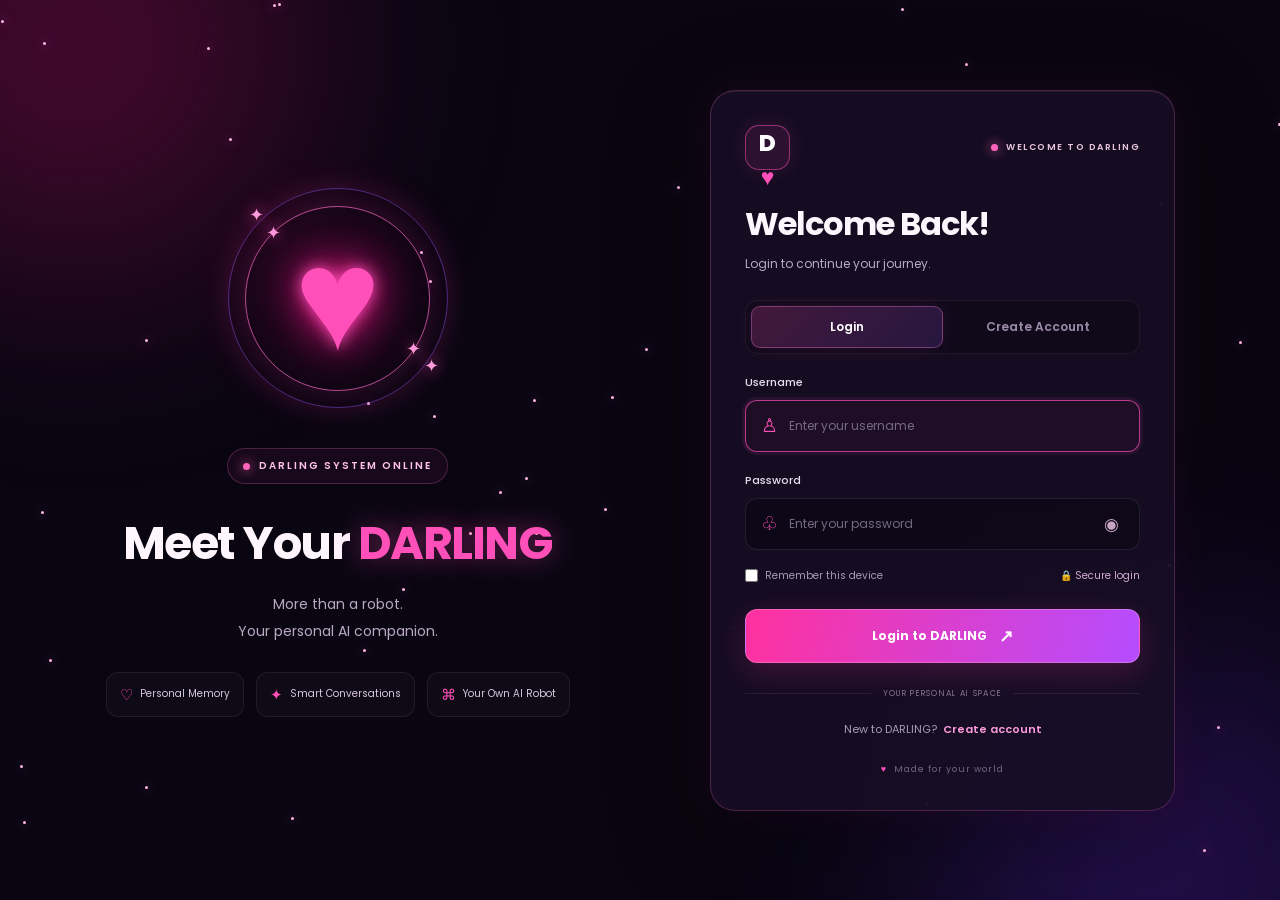
<file: frontend/index.html>
<!DOCTYPE html>
<html lang="en">
<head>
    <meta charset="UTF-8">
    <meta name="viewport" content="width=device-width, initial-scale=1.0">
    <title>DARLING AI</title>
    <meta http-equiv="refresh" content="0; url=auth.html">
</head>
<body>
    <p>Opening DARLING AI...</p>
    <script>
        window.location.replace('auth.html');
    </script>
</body>
</html>
</file>
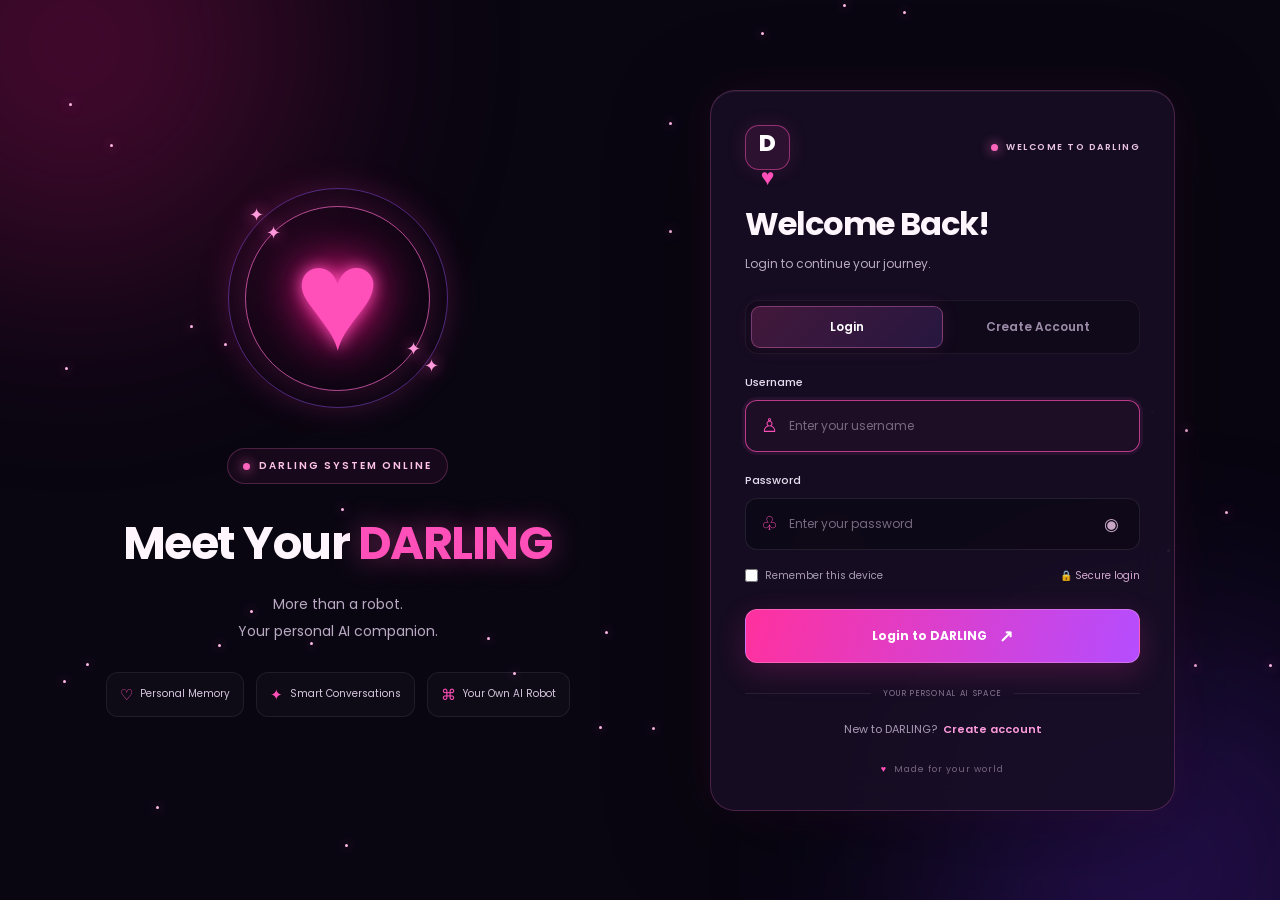
<file: frontend/auth.html>
<!DOCTYPE html>
<html lang="en">
<head>
    <meta charset="UTF-8">
    <meta name="viewport" content="width=device-width, initial-scale=1.0">

    <title>DARLING | Your AI Companion</title>

    <link rel="preconnect" href="https://fonts.googleapis.com">
    <link rel="preconnect" href="https://fonts.gstatic.com" crossorigin>

    <link href="https://fonts.googleapis.com/css2?family=Poppins:wght@300;400;500;600;700;800&display=swap" rel="stylesheet">

    <link rel="stylesheet" href="auth.css">
</head>

<body>

    <div class="background-glow glow-one"></div>
    <div class="background-glow glow-two"></div>

    <div class="stars" id="stars"></div>

    <main class="page-container">

        <section class="robot-section">

            <div class="orbit orbit-one"></div>
            <div class="orbit orbit-two"></div>

            <div class="robot-heart">
                <div class="heart-core">♥</div>
                <div class="heart-ring"></div>
                <div class="heart-ring ring-two"></div>
            </div>

            <div class="robot-status">
                <span class="status-dot"></span>
                DARLING SYSTEM ONLINE
            </div>

            <h1>Meet Your <span>DARLING</span></h1>

            <p class="robot-description">
                More than a robot.<br>
                Your personal AI companion.
            </p>

            <div class="feature-list">
                <div class="feature">
                    <span>♡</span>
                    Personal Memory
                </div>

                <div class="feature">
                    <span>✦</span>
                    Smart Conversations
                </div>

                <div class="feature">
                    <span>⌘</span>
                    Your Own AI Robot
                </div>
            </div>

        </section>

        <section class="auth-section">

            <div class="auth-card" id="authCard">

                <div class="card-top">
                    <div class="mini-logo">D<span>♥</span></div>

                    <div class="welcome-label">
                        <span class="tiny-dot"></span>
                        WELCOME TO DARLING
                    </div>
                </div>

                <div class="form-heading">
                    <h2 id="formTitle">Welcome Back!</h2>

                    <p id="formSubtitle">
                        Login to continue your journey.
                    </p>
                </div>

                <div class="tab-switch">
                    <button
                        type="button"
                        class="tab active"
                        id="loginTab">
                        Login
                    </button>

                    <button
                        type="button"
                        class="tab"
                        id="registerTab">
                        Create Account
                    </button>

                    <div class="tab-indicator" id="tabIndicator"></div>
                </div>

                <form id="authForm">

                    <div class="field-group register-only hidden" id="displayNameGroup">
                        <label for="displayName">Your Name</label>

                        <div class="input-wrap">
                            <span class="input-icon">♡</span>

                            <input
                                type="text"
                                id="displayName"
                                name="display_name"
                                placeholder="Enter your name"
                                maxlength="60"
                                autocomplete="name">
                        </div>
                    </div>

                    <div class="field-group">
                        <label for="username">Username</label>

                        <div class="input-wrap">
                            <span class="input-icon">♙</span>

                            <input
                                type="text"
                                id="username"
                                name="username"
                                placeholder="Enter your username"
                                minlength="3"
                                maxlength="30"
                                autocomplete="username"
                                required>
                        </div>
                    </div>

                    <div class="field-group">
                        <label for="password">Password</label>

                        <div class="input-wrap">
                            <span class="input-icon">♧</span>

                            <input
                                type="password"
                                id="password"
                                name="password"
                                placeholder="Enter your password"
                                minlength="8"
                                maxlength="128"
                                autocomplete="current-password"
                                required>

                            <button
                                type="button"
                                class="password-toggle"
                                id="passwordToggle"
                                aria-label="Show password">
                                ◉
                            </button>
                        </div>
                    </div>

                    <div class="field-group register-only hidden" id="confirmGroup">
                        <label for="confirmPassword">Confirm Password</label>

                        <div class="input-wrap">
                            <span class="input-icon">♡</span>

                            <input
                                type="password"
                                id="confirmPassword"
                                placeholder="Confirm your password"
                                minlength="8"
                                maxlength="128"
                                autocomplete="new-password">
                        </div>
                    </div>

                    <div class="form-options" id="loginOptions">
                        <label class="remember-option">
                            <input type="checkbox" id="rememberMe">
                            <span>Remember this device</span>
                        </label>

                        <span class="secure-label">🔒 Secure login</span>
                    </div>

                    <button type="submit" class="submit-button" id="submitButton">
                        <span id="submitText">Login to DARLING</span>
                        <span class="button-arrow">↗</span>
                    </button>

                    <div
                        class="message-box"
                        id="messageBox"
                        role="status"
                        aria-live="polite">
                    </div>

                </form>

                <div class="divider">
                    <span></span>
                    <p>YOUR PERSONAL AI SPACE</p>
                    <span></span>
                </div>

                <p class="switch-text">
                    <span id="switchMessage">New to DARLING?</span>

                    <button type="button" id="switchButton">
                        Create account
                    </button>
                </p>

                <div class="card-footer">
                    <span>♥</span>
                    Made for your world
                </div>

            </div>

        </section>

    </main>

    <script src="auth.js"></script>

</body>
</html>
</file>
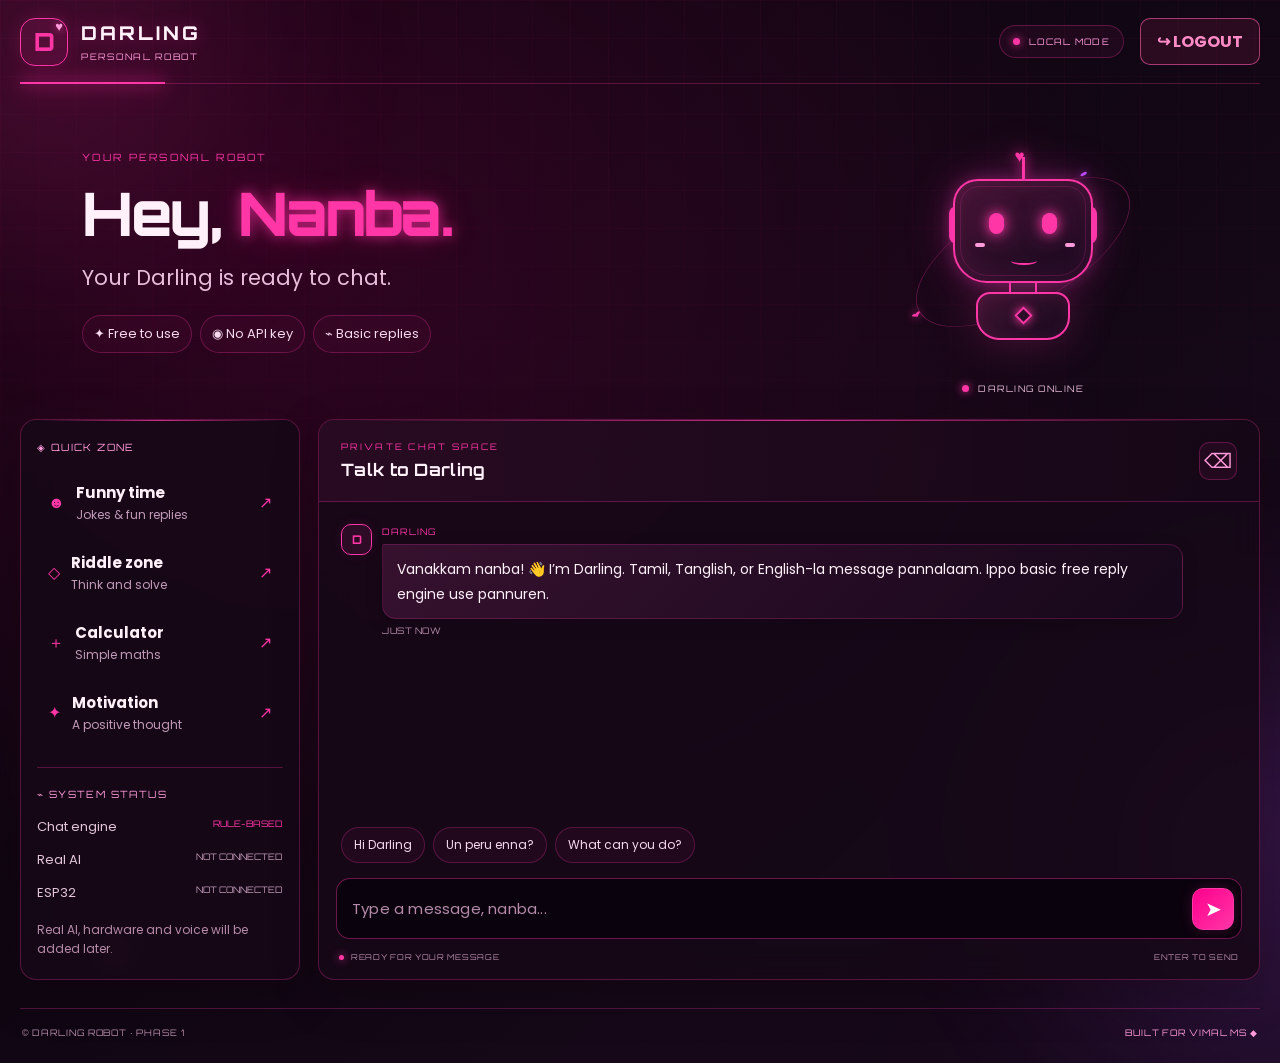
<file: frontend/chat.html>
<!doctype html>
<html lang="en"><head><meta charset="utf-8"><meta name="viewport" content="width=device-width,initial-scale=1"><meta name="theme-color" content="#050a0b"><title>Darling Robot | Free Chat</title><link rel="stylesheet" href="style.css"></head>
<body><div class="glow g1"></div><div class="glow g2"></div><main class="shell">
<header class="main-header">
    <a class="brand" href="#">
        <span class="logo">D</span>
        <span>
            <b>DARLING</b>
            <small>PERSONAL ROBOT</small>
        </span>
    </a>

    <div class="header-actions">
        <span class="online"><i></i> LOCAL MODE</span>
        <button id="logoutButton" class="logout-button" type="button">
            ↪ LOGOUT
        </button>
    </div>
</header>
<section class="hero"><div><p class="eyebrow">YOUR PERSONAL ROBOT</p><h1>Hey, <em>Nanba.</em></h1><p class="subtitle">Your Darling is ready to chat.</p><div class="pills"><span>✦ Free to use</span><span>◉ No API key</span><span>⌁ Basic replies</span></div></div><div class="robot-stage"><div class="orbit"></div><div class="robot"><div class="antenna"></div><div class="ears"></div><div class="face"><i></i><i></i><span></span><b></b></div><div class="neck"></div><div class="body"><span></span></div></div><p><i></i> DARLING ONLINE</p></div></section>
<section class="workspace"><aside class="side"><h3>◈ QUICK ZONE</h3><button data-prompt="Tell me a joke">☻ <span><b>Funny time</b><small>Jokes & fun replies</small></span> ↗</button><button data-prompt="Tell me a riddle">◇ <span><b>Riddle zone</b><small>Think and solve</small></span> ↗</button><button data-prompt="Calculate 25 * 4">＋ <span><b>Calculator</b><small>Simple maths</small></span> ↗</button><button data-prompt="Tell me something motivational">✦ <span><b>Motivation</b><small>A positive thought</small></span> ↗</button><div class="system"><h3>⌁ SYSTEM STATUS</h3><p>Chat engine <b class="green">RULE-BASED</b></p><p>Real AI <b>NOT CONNECTED</b></p><p>ESP32 <b>NOT CONNECTED</b></p><small>Real AI, hardware and voice will be added later.</small></div></aside>
<section class="chat"><div class="chat-head"><div><p class="eyebrow">PRIVATE CHAT SPACE</p><h2>Talk to Darling</h2></div><button id="clear" class="clear" title="Clear chat">⌫</button></div><div id="messages" class="messages" aria-live="polite"><div class="message bot"><div class="avatar">D</div><div><label>DARLING</label><p>Vanakkam nanba! 👋 I’m Darling. Tamil, Tanglish, or English-la message pannalaam. Ippo basic free reply engine use pannuren.</p><small>JUST NOW</small></div></div></div><div class="suggestions"><button data-prompt="Hi Darling">Hi Darling</button><button data-prompt="Un peru enna?">Un peru enna?</button><button data-prompt="What can you do?">What can you do?</button></div><form id="form"><input id="input" maxlength="500" placeholder="Type a message, nanba..." autocomplete="off" required><button class="send" aria-label="Send message">➤</button></form><div class="foot"><span><i></i> READY FOR YOUR MESSAGE</span><span>ENTER TO SEND</span></div></section></section><footer><span>© DARLING ROBOT · PHASE 1</span><span>BUILT FOR VIMAL MS ◆</span></footer></main><script src="app.js"></script></body></html>
</file>
<file: frontend/auth.css>
:root {
    --bg: #090611;
    --pink: #ff4fb8;
    --pink-light: #ff9cdd;
    --purple: #9b5cff;
    --text: #fff5fc;
    --muted: #b9a9c3;
    --glass: rgba(24, 15, 37, 0.84);
    --border: rgba(255, 112, 202, 0.23);
}

* {
    margin: 0;
    padding: 0;
    box-sizing: border-box;
}

body {
    min-height: 100vh;
    overflow-x: hidden;
    background: var(--bg);
    color: var(--text);
    font-family: "Poppins", sans-serif;
}

button,
input {
    font: inherit;
}

button {
    cursor: pointer;
}

.background-glow {
    position: fixed;
    width: 450px;
    height: 450px;
    border-radius: 50%;
    filter: blur(120px);
    pointer-events: none;
    opacity: 0.25;
}

.glow-one {
    background: #ff168c;
    top: -180px;
    left: -150px;
    animation: glowMove 10s infinite alternate ease-in-out;
}

.glow-two {
    background: #752cff;
    bottom: -200px;
    right: -100px;
    animation: glowMove 12s infinite alternate-reverse ease-in-out;
}

.stars {
    position: fixed;
    inset: 0;
    overflow: hidden;
    pointer-events: none;
}

.star {
    position: absolute;
    width: 3px;
    height: 3px;
    border-radius: 50%;
    background: #ffb7e6;
    box-shadow: 0 0 12px #ff4fb8;
    animation: twinkle 3s infinite ease-in-out;
}

.page-container {
    position: relative;
    z-index: 1;
    display: grid;
    grid-template-columns: 1fr 1fr;
    gap: 50px;
    align-items: center;
    width: min(1250px, 100%);
    min-height: 100vh;
    margin: auto;
    padding: 55px 45px;
}

.robot-section {
    display: flex;
    flex-direction: column;
    align-items: center;
    text-align: center;
}

.robot-heart {
    position: relative;
    display: grid;
    place-items: center;
    width: 230px;
    height: 230px;
    margin-bottom: 35px;
    animation: heartFloat 4s ease-in-out infinite;
}

.heart-core {
    position: relative;
    z-index: 2;
    font-size: 145px;
    line-height: 1;
    color: var(--pink);
    text-shadow:
        0 0 15px #ff4fb8,
        0 0 45px #ff168c,
        0 0 90px rgba(255, 22, 140, 0.7);
    animation: heartBeat 2s ease-in-out infinite;
}

.heart-ring {
    position: absolute;
    width: 185px;
    height: 185px;
    border: 1px solid rgba(255, 111, 205, 0.7);
    border-radius: 50%;
    box-shadow: 0 0 35px rgba(255, 79, 184, 0.16);
    animation: rotateRing 12s linear infinite;
}

.heart-ring::before,
.heart-ring::after {
    content: "✦";
    position: absolute;
    color: var(--pink-light);
    font-size: 18px;
    text-shadow: 0 0 15px var(--pink);
}

.heart-ring::before {
    top: 12px;
    left: 20px;
}

.heart-ring::after {
    right: 8px;
    bottom: 28px;
}

.ring-two {
    width: 220px;
    height: 220px;
    border-color: rgba(155, 92, 255, 0.45);
    animation-direction: reverse;
    animation-duration: 18s;
}

.robot-status {
    display: inline-flex;
    align-items: center;
    gap: 9px;
    padding: 9px 15px;
    border: 1px solid var(--border);
    border-radius: 30px;
    background: rgba(255, 79, 184, 0.06);
    color: #ffc3e9;
    font-size: 10px;
    font-weight: 600;
    letter-spacing: 2px;
}

.status-dot,
.tiny-dot {
    width: 7px;
    height: 7px;
    border-radius: 50%;
    background: #ff65bd;
    box-shadow: 0 0 12px #ff65bd;
    animation: pulse 1.5s infinite;
}

.robot-section h1 {
    margin-top: 25px;
    font-size: clamp(30px, 4vw, 46px);
    font-weight: 700;
    letter-spacing: -1.5px;
}

.robot-section h1 span {
    display: inline-block;
    color: var(--pink);
    text-shadow: 0 0 30px rgba(255, 79, 184, 0.45);
}

.robot-description {
    margin-top: 13px;
    color: var(--muted);
    line-height: 1.9;
    font-size: 14px;
}

.feature-list {
    display: flex;
    flex-wrap: wrap;
    justify-content: center;
    gap: 12px;
    margin-top: 27px;
}

.feature {
    display: flex;
    align-items: center;
    gap: 7px;
    padding: 10px 13px;
    border: 1px solid rgba(255, 255, 255, 0.07);
    border-radius: 12px;
    background: rgba(255, 255, 255, 0.025);
    color: #d7c7df;
    font-size: 10px;
}

.feature span {
    color: var(--pink);
    font-size: 15px;
}

.auth-section {
    display: flex;
    justify-content: center;
    width: 100%;
}

.auth-card {
    width: 100%;
    max-width: 465px;
    padding: 34px;
    border: 1px solid var(--border);
    border-radius: 25px;
    background: var(--glass);
    backdrop-filter: blur(25px);
    box-shadow:
        0 25px 100px rgba(0, 0, 0, 0.35),
        0 0 45px rgba(255, 79, 184, 0.08),
        inset 0 1px 0 rgba(255, 255, 255, 0.06);
    animation: cardEnter 0.9s cubic-bezier(.2, .8, .2, 1) both;
}

.card-top {
    display: flex;
    justify-content: space-between;
    align-items: center;
    gap: 12px;
}

.mini-logo {
    display: grid;
    place-items: center;
    width: 45px;
    height: 45px;
    border: 1px solid rgba(255, 79, 184, 0.5);
    border-radius: 14px;
    background: rgba(255, 79, 184, 0.1);
    color: white;
    font-size: 23px;
    font-weight: 800;
    box-shadow: 0 0 20px rgba(255, 79, 184, 0.12);
}

.mini-logo span {
    color: var(--pink);
}

.welcome-label {
    display: flex;
    align-items: center;
    gap: 8px;
    color: #e8c4e0;
    font-size: 9px;
    font-weight: 600;
    letter-spacing: 1.5px;
}

.form-heading {
    margin-top: 30px;
}

.form-heading h2 {
    font-size: clamp(25px, 3vw, 32px);
    font-weight: 700;
    letter-spacing: -1px;
}

.form-heading p {
    margin-top: 7px;
    color: var(--muted);
    font-size: 12px;
}

.tab-switch {
    position: relative;
    display: grid;
    grid-template-columns: 1fr 1fr;
    margin-top: 27px;
    padding: 5px;
    border: 1px solid rgba(255, 255, 255, 0.06);
    border-radius: 13px;
    background: rgba(0, 0, 0, 0.22);
}

.tab {
    position: relative;
    z-index: 1;
    padding: 12px 5px;
    border: none;
    background: transparent;
    color: #9c8ca9;
    font-size: 12px;
    font-weight: 600;
    transition: color 0.3s;
}

.tab.active {
    color: white;
}

.tab-indicator {
    position: absolute;
    top: 5px;
    bottom: 5px;
    left: 5px;
    width: calc(50% - 5px);
    border: 1px solid rgba(255, 131, 212, 0.35);
    border-radius: 9px;
    background: linear-gradient(
        135deg,
        rgba(255, 79, 184, 0.22),
        rgba(155, 92, 255, 0.17)
    );
    box-shadow: 0 0 20px rgba(255, 79, 184, 0.09);
    transition: transform 0.35s cubic-bezier(.2, .8, .2, 1);
}

.tab-indicator.register {
    transform: translateX(100%);
}

.field-group {
    margin-top: 20px;
}

.field-group label {
    display: block;
    margin-bottom: 9px;
    color: #e9dceF;
    font-size: 11px;
    font-weight: 500;
}

.input-wrap {
    display: flex;
    align-items: center;
    gap: 11px;
    min-height: 52px;
    padding: 0 15px;
    border: 1px solid rgba(255, 255, 255, 0.09);
    border-radius: 12px;
    background: rgba(4, 3, 10, 0.36);
    transition: border-color 0.3s, box-shadow 0.3s, background 0.3s;
}

.input-wrap:focus-within {
    border-color: rgba(255, 79, 184, 0.7);
    background: rgba(255, 79, 184, 0.035);
    box-shadow: 0 0 0 3px rgba(255, 79, 184, 0.08);
}

.input-icon {
    color: var(--pink);
    font-size: 19px;
}

.input-wrap input {
    width: 100%;
    min-width: 0;
    padding: 15px 0;
    outline: none;
    border: none;
    background: transparent;
    color: white;
    font-size: 12px;
}

.input-wrap input::placeholder {
    color: #766980;
}

.password-toggle {
    flex-shrink: 0;
    padding: 5px;
    border: none;
    background: transparent;
    color: #c8a5c4;
    font-size: 17px;
}

.form-options {
    display: flex;
    align-items: center;
    justify-content: space-between;
    gap: 10px;
    margin-top: 18px;
    color: #a99ab5;
    font-size: 10px;
}

.remember-option {
    display: flex;
    align-items: center;
    gap: 7px;
}

.remember-option input {
    accent-color: var(--pink);
}

.secure-label {
    color: #d3a9d2;
}

.submit-button {
    display: flex;
    align-items: center;
    justify-content: center;
    gap: 12px;
    width: 100%;
    min-height: 53px;
    margin-top: 25px;
    padding: 13px 18px;
    border: 1px solid rgba(255, 180, 225, 0.35);
    border-radius: 12px;
    background: linear-gradient(105deg, #ff319e, #b54dff);
    color: white;
    font-size: 12px;
    font-weight: 700;
    box-shadow: 0 9px 30px rgba(255, 49, 158, 0.2);
    transition: transform 0.25s, box-shadow 0.25s, filter 0.25s;
}

.submit-button:hover {
    transform: translateY(-2px);
    filter: brightness(1.12);
    box-shadow: 0 13px 35px rgba(255, 49, 158, 0.3);
}

.submit-button:active {
    transform: scale(0.98);
}

.submit-button:disabled {
    cursor: wait;
    opacity: 0.7;
    transform: none;
}

.button-arrow {
    font-size: 17px;
}

.message-box {
    display: none;
    margin-top: 15px;
    padding: 11px;
    border-radius: 10px;
    font-size: 11px;
    line-height: 1.7;
    overflow-wrap: anywhere;
}

.message-box.show {
    display: block;
    animation: messageEnter 0.3s ease both;
}

.message-box.error {
    border: 1px solid rgba(255, 91, 125, 0.3);
    background: rgba(255, 65, 100, 0.08);
    color: #ff9cad;
}

.message-box.success {
    border: 1px solid rgba(100, 255, 185, 0.25);
    background: rgba(100, 255, 185, 0.06);
    color: #9dffca;
}

.divider {
    display: flex;
    align-items: center;
    gap: 12px;
    margin-top: 25px;
}

.divider span {
    height: 1px;
    flex: 1;
    background: rgba(255, 255, 255, 0.08);
}

.divider p {
    color: #86758f;
    font-size: 8px;
    letter-spacing: 1.3px;
    white-space: nowrap;
}

.switch-text {
    display: flex;
    justify-content: center;
    flex-wrap: wrap;
    gap: 6px;
    margin-top: 21px;
    color: #aa9ab7;
    font-size: 11px;
}

.switch-text button {
    border: none;
    background: transparent;
    color: var(--pink-light);
    font-size: 11px;
    font-weight: 600;
}

.switch-text button:hover {
    text-decoration: underline;
}

.card-footer {
    display: flex;
    justify-content: center;
    gap: 7px;
    margin-top: 25px;
    color: #78667f;
    font-size: 9px;
    letter-spacing: 1px;
}

.card-footer span {
    color: var(--pink);
}

.hidden {
    display: none !important;
}

@keyframes heartFloat {
    0%, 100% {
        transform: translateY(0);
    }
    50% {
        transform: translateY(-13px);
    }
}

@keyframes heartBeat {
    0%, 100% {
        transform: scale(1);
    }
    50% {
        transform: scale(1.09);
    }
}

@keyframes rotateRing {
    to {
        transform: rotate(360deg);
    }
}

@keyframes pulse {
    0%, 100% {
        opacity: 1;
        transform: scale(1);
    }
    50% {
        opacity: 0.45;
        transform: scale(0.75);
    }
}

@keyframes twinkle {
    0%, 100% {
        opacity: 0.15;
        transform: scale(0.7);
    }
    50% {
        opacity: 1;
        transform: scale(1.4);
    }
}

@keyframes glowMove {
    from {
        transform: translate(0, 0) scale(1);
    }
    to {
        transform: translate(100px, 60px) scale(1.2);
    }
}

@keyframes cardEnter {
    from {
        opacity: 0;
        transform: translateY(25px) scale(0.98);
    }
    to {
        opacity: 1;
        transform: translateY(0) scale(1);
    }
}

@keyframes messageEnter {
    from {
        opacity: 0;
        transform: translateY(5px);
    }
    to {
        opacity: 1;
        transform: translateY(0);
    }
}

@media (max-width: 900px) {
    .page-container {
        grid-template-columns: 1fr;
        gap: 35px;
        padding: 35px 20px;
    }

    .robot-heart {
        width: 160px;
        height: 160px;
        margin-bottom: 20px;
    }

    .heart-core {
        font-size: 105px;
    }

    .heart-ring {
        width: 135px;
        height: 135px;
    }

    .ring-two {
        width: 155px;
        height: 155px;
    }

    .robot-section h1 {
        margin-top: 20px;
    }

    .robot-description {
        margin-top: 8px;
    }

    .feature-list {
        margin-top: 18px;
    }

    .auth-card {
        max-width: 500px;
    }
}

@media (max-width: 480px) {
    .page-container {
        padding: 25px 14px;
        gap: 28px;
    }

    .auth-card {
        padding: 24px 19px;
        border-radius: 20px;
    }

    .robot-section h1 {
        font-size: 30px;
    }

    .robot-description {
        font-size: 12px;
    }

    .feature {
        font-size: 9px;
        padding: 8px 9px;
    }

    .welcome-label {
        font-size: 8px;
        letter-spacing: 1px;
    }

    .form-options {
        font-size: 9px;
    }
}

@media (prefers-reduced-motion: reduce) {
    *,
    *::before,
    *::after {
        animation-duration: 0.01ms !important;
        animation-iteration-count: 1 !important;
        transition-duration: 0.01ms !important;
    }
}
</file>
<file: frontend/style.css>
@import url('https://fonts.googleapis.com/css2?family=Orbitron:wght@400;500;600;700;800;900&family=Poppins:wght@300;400;500;600;700;800&family=Rajdhani:wght@400;500;600;700&display=swap');

:root {
    --bg: #08030a;
    --panel: rgba(22, 8, 23, 0.88);
    --pink: #ff36a6;
    --hot-pink: #ff008c;
    --light-pink: #ff9bda;
    --purple: #b44cff;
    --text: #fff0fa;
    --muted: #c19bb9;
    --border: rgba(255, 54, 166, 0.28);
    --font: 'Poppins', sans-serif;
    --display: 'Orbitron', sans-serif;
}

* {
    box-sizing: border-box;
    margin: 0;
    padding: 0;
}

html {
    min-height: 100%;
    background: var(--bg);
    scroll-behavior: smooth;
}

body {
    min-height: 100vh;
    overflow-x: hidden;
    color: var(--text);
    font-family: var(--font);
    background:
        radial-gradient(ellipse at 15% 15%, rgba(255, 0, 140, .15), transparent 36%),
        radial-gradient(ellipse at 85% 75%, rgba(180, 76, 255, .14), transparent 34%),
        linear-gradient(135deg, #08030a, #160818 50%, #08030c);
    background-size: 150% 150%;
    animation: backgroundFlow 14s ease-in-out infinite alternate;
}

@keyframes backgroundFlow {
    from {
        background-position: 0% 0%;
    }
    to {
        background-position: 100% 100%;
    }
}

body::before {
    content: "";
    position: fixed;
    inset: 0;
    z-index: 0;
    pointer-events: none;
    background-image:
        linear-gradient(rgba(255, 54, 166, .035) 1px, transparent 1px),
        linear-gradient(90deg, rgba(255, 54, 166, .035) 1px, transparent 1px);
    background-size: 38px 38px;
    mask-image: linear-gradient(to bottom, black, transparent 95%);
}

body::after {
    content: "♥";
    position: fixed;
    z-index: 0;
    left: 8%;
    bottom: -80px;
    pointer-events: none;
    color: rgba(255, 54, 166, .13);
    font-size: 42px;
    text-shadow: 0 0 24px var(--pink);
    animation: floatingHeart 15s linear infinite;
}

@keyframes floatingHeart {
    0% {
        transform: translateY(0) rotate(0deg) scale(.7);
        opacity: 0;
    }
    15% {
        opacity: .8;
    }
    80% {
        opacity: .5;
    }
    100% {
        transform: translateY(-115vh) rotate(35deg) scale(1.4);
        opacity: 0;
    }
}

button,
input {
    font: inherit;
}

button {
    -webkit-tap-highlight-color: transparent;
}

::selection {
    background: var(--pink);
    color: #fff;
}

.shell {
    position: relative;
    z-index: 1;
    width: min(1240px, calc(100% - 40px));
    margin: auto;
}

.glow {
    position: fixed;
    width: 350px;
    height: 350px;
    border-radius: 50%;
    filter: blur(110px);
    opacity: .2;
    pointer-events: none;
    animation: glowMove 12s ease-in-out infinite alternate;
}

.g1 {
    background: var(--pink);
    top: -140px;
    left: -140px;
}

.g2 {
    background: var(--purple);
    right: -150px;
    bottom: -100px;
    animation-delay: -5s;
}

@keyframes glowMove {
    from {
        transform: translate(0, 0) scale(.9);
    }
    to {
        transform: translate(70px, 50px) scale(1.2);
    }
}

header {
    min-height: 84px;
    display: flex;
    align-items: center;
    justify-content: space-between;
    gap: 15px;
    border-bottom: 1px solid var(--border);
    position: relative;
}

header::after {
    content: "";
    position: absolute;
    bottom: -1px;
    left: 0;
    width: 145px;
    height: 2px;
    background: var(--pink);
    box-shadow: 0 0 15px var(--pink), 0 0 30px var(--hot-pink);
    animation: lineGlow 3s ease-in-out infinite alternate;
}

@keyframes lineGlow {
    from {
        width: 80px;
        opacity: .6;
    }
    to {
        width: 190px;
        opacity: 1;
    }
}

.brand {
    display: flex;
    align-items: center;
    gap: 13px;
    color: var(--text);
    text-decoration: none;
}

.logo {
    width: 48px;
    height: 48px;
    display: grid;
    place-items: center;
    border: 1px solid var(--pink);
    border-radius: 15px;
    background: rgba(255, 54, 166, .1);
    color: var(--pink);
    font: 800 25px var(--display);
    box-shadow: 0 0 18px rgba(255, 54, 166, .15);
    animation: heartPulse 2s ease-in-out infinite;
}

.logo::after {
    content: "♥";
    position: absolute;
    margin-left: 30px;
    margin-top: -30px;
    color: var(--light-pink);
    font: 13px var(--font);
    text-shadow: 0 0 10px var(--pink);
}

@keyframes heartPulse {
    0%, 100% {
        transform: scale(1);
        box-shadow: 0 0 12px rgba(255, 54, 166, .2);
    }
    50% {
        transform: scale(1.07);
        box-shadow: 0 0 28px rgba(255, 54, 166, .45);
    }
}

.brand b {
    display: block;
    font: 800 19px var(--display);
    letter-spacing: 3px;
    text-shadow: 0 0 18px rgba(255, 54, 166, .35);
}

.brand small {
    display: block;
    margin-top: 6px;
    color: var(--light-pink);
    font: 9px var(--display);
    letter-spacing: 1.7px;
}

.online {
    display: flex;
    align-items: center;
    gap: 9px;
    padding: 10px 13px;
    border: 1px solid var(--border);
    border-radius: 30px;
    background: rgba(255, 54, 166, .06);
    color: var(--light-pink);
    font: 9px var(--display);
    letter-spacing: 1.3px;
    white-space: nowrap;
}

.online i,
.foot i,
.robot-stage > p i {
    display: inline-block;
    width: 7px;
    height: 7px;
    flex-shrink: 0;
    border-radius: 50%;
    background: var(--pink);
    box-shadow: 0 0 9px var(--pink);
    animation: blinkStatus 2s infinite;
}

@keyframes blinkStatus {
    50% {
        opacity: .35;
        transform: scale(.8);
    }
}

.hero {
    display: grid;
    grid-template-columns: minmax(0, 1fr) 350px;
    align-items: center;
    min-height: 320px;
    padding: 25px 5%;
    gap: 15px;
}

.eyebrow {
    margin-bottom: 14px;
    color: var(--pink);
    font: 10px var(--display);
    letter-spacing: 2.3px;
}

.hero h1 {
    font: 800 clamp(35px, 5vw, 60px) var(--display);
    line-height: 1.2;
    letter-spacing: -2px;
}

.hero h1 em {
    color: var(--pink);
    font-style: normal;
    text-shadow: 0 0 13px rgba(255, 54, 166, .65), 0 0 32px rgba(255, 0, 140, .3);
    animation: textGlow 3s ease-in-out infinite alternate;
}

@keyframes textGlow {
    from {
        text-shadow: 0 0 8px rgba(255, 54, 166, .4);
    }
    to {
        text-shadow: 0 0 22px rgba(255, 54, 166, .8), 0 0 42px rgba(180, 76, 255, .4);
    }
}

.subtitle {
    margin: 13px 0 22px;
    color: #e7bedb;
    font-size: 21px;
}

.pills {
    display: flex;
    flex-wrap: wrap;
    gap: 8px;
}

.pills span {
    padding: 8px 11px;
    border: 1px solid var(--border);
    border-radius: 30px;
    background: rgba(255, 54, 166, .045);
    color: #f5d9ec;
    font-size: 13px;
    transition: .25s;
}

.pills span:hover {
    transform: translateY(-3px);
    border-color: var(--pink);
    color: var(--light-pink);
    box-shadow: 0 0 18px rgba(255, 54, 166, .18);
}

.robot-stage {
    height: 285px;
    position: relative;
    display: flex;
    align-items: center;
    justify-content: center;
    flex-direction: column;
    isolation: isolate;
}

.orbit {
    position: absolute;
    z-index: -1;
    width: 240px;
    height: 240px;
    border: 1px solid rgba(255, 54, 166, .32);
    border-radius: 50%;
    transform: rotate(-30deg) scaleY(.43);
    animation: orbitSpin 15s linear infinite;
}

.orbit::before {
    content: "♥";
    position: absolute;
    top: 45%;
    left: -10px;
    color: var(--pink);
    font-size: 18px;
    text-shadow: 0 0 15px var(--pink);
}

.orbit::after {
    content: "";
    position: absolute;
    top: 12%;
    right: 10%;
    width: 7px;
    height: 7px;
    border-radius: 50%;
    background: var(--purple);
    box-shadow: 0 0 15px var(--purple);
}

@keyframes orbitSpin {
    from {
        rotate: 0deg;
    }
    to {
        rotate: 360deg;
    }
}

.robot {
    position: relative;
    width: 148px;
    height: 190px;
    display: flex;
    align-items: center;
    flex-direction: column;
    filter: drop-shadow(0 0 22px rgba(255, 54, 166, .24));
    animation: robotFloat 4s ease-in-out infinite;
}

@keyframes robotFloat {
    0%, 100% {
        transform: translateY(0);
    }
    50% {
        transform: translateY(-9px);
    }
}

.antenna {
    position: relative;
    width: 3px;
    height: 22px;
    background: var(--pink);
    box-shadow: 0 0 12px var(--pink);
}

.antenna::before {
    content: "♥";
    position: absolute;
    top: -14px;
    left: -7px;
    color: var(--pink);
    font-size: 17px;
    text-shadow: 0 0 15px var(--pink);
    animation: heartPulse 1.5s infinite;
}

.ears {
    position: absolute;
    top: 49px;
    left: 0;
    width: 148px;
    height: 38px;
    border-left: 5px solid var(--pink);
    border-right: 5px solid var(--pink);
    border-radius: 8px;
    background: rgba(255, 54, 166, .035);
    box-shadow: 0 0 13px rgba(255, 54, 166, .2);
}

.face {
    position: relative;
    width: 140px;
    height: 104px;
    margin-top: 0;
    border: 2px solid var(--pink);
    border-radius: 25px 25px 34px 34px;
    background: linear-gradient(145deg, #411433, #16091d);
    box-shadow:
        inset 0 0 30px rgba(255, 54, 166, .15),
        0 0 15px rgba(255, 54, 166, .25),
        0 0 35px rgba(180, 76, 255, .1);
}

.face::after {
    content: "";
    position: absolute;
    inset: 5px;
    border: 1px solid rgba(255, 54, 166, .18);
    border-radius: 19px 19px 28px 28px;
    pointer-events: none;
}

.face i {
    position: absolute;
    top: 32px;
    width: 15px;
    height: 21px;
    border-radius: 8px;
    background: var(--pink);
    box-shadow: 0 0 12px var(--pink), 0 0 25px rgba(255, 54, 166, .6);
    animation: eyeBlink 5s infinite;
}

.face i:first-child {
    left: 34px;
}

.face i:nth-child(2) {
    right: 34px;
    animation-delay: .15s;
}

@keyframes eyeBlink {
    0%, 44%, 48%, 100% {
        transform: scaleY(1);
    }
    46% {
        transform: scaleY(.12);
    }
}

.face span {
    position: absolute;
    top: 62px;
    left: 20px;
    width: 10px;
    height: 4px;
    border-radius: 5px;
    background: var(--light-pink);
    box-shadow: 90px 0 0 var(--light-pink);
}

.face b {
    position: absolute;
    bottom: 16px;
    left: 56px;
    width: 26px;
    height: 8px;
    border-bottom: 2px solid var(--pink);
    border-radius: 50%;
}

.neck {
    width: 28px;
    height: 9px;
    background: #411433;
    border-left: 2px solid var(--pink);
    border-right: 2px solid var(--pink);
}

.body {
    position: relative;
    width: 94px;
    height: 48px;
    display: grid;
    place-items: center;
    border: 2px solid var(--pink);
    border-radius: 14px 14px 23px 23px;
    background: linear-gradient(145deg, #411433, #16091d);
    box-shadow: inset 0 0 15px rgba(255, 54, 166, .12);
}

.body span {
    width: 13px;
    height: 13px;
    border: 2px solid var(--pink);
    transform: rotate(45deg);
    box-shadow: 0 0 10px var(--pink);
    animation: corePulse 2s infinite;
}

@keyframes corePulse {
    50% {
        opacity: .5;
        box-shadow: 0 0 20px var(--pink);
    }
}

.robot-stage > p {
    position: absolute;
    bottom: 0;
    display: flex;
    align-items: center;
    gap: 9px;
    color: #e5bad8;
    font: 9px var(--display);
    letter-spacing: 1.5px;
}

.workspace {
    display: grid;
    grid-template-columns: 280px minmax(0, 1fr);
    gap: 18px;
    padding-bottom: 28px;
}

.side,
.chat {
    position: relative;
    min-width: 0;
    overflow: hidden;
    border: 1px solid var(--border);
    border-radius: 16px;
    background: var(--panel);
    box-shadow: 0 15px 45px rgba(0, 0, 0, .25), 0 0 22px rgba(255, 54, 166, .035);
    backdrop-filter: blur(16px);
    -webkit-backdrop-filter: blur(16px);
    animation: panelAppear .7s ease both;
}

@keyframes panelAppear {
    from {
        opacity: 0;
        transform: translateY(18px);
    }
    to {
        opacity: 1;
        transform: translateY(0);
    }
}

.side::before,
.chat::before {
    content: "";
    position: absolute;
    top: 0;
    left: 18px;
    right: 18px;
    height: 1px;
    background: linear-gradient(90deg, transparent, var(--pink), transparent);
    opacity: .8;
    pointer-events: none;
}

.side {
    padding: 21px 16px;
}

.side h3 {
    display: flex;
    align-items: center;
    gap: 9px;
    margin-bottom: 17px;
    color: var(--light-pink);
    font: 10px var(--display);
    letter-spacing: 1.4px;
}

.side > button {
    width: 100%;
    min-height: 57px;
    display: flex;
    align-items: center;
    gap: 11px;
    margin: 5px 0;
    padding: 10px;
    border: 1px solid transparent;
    border-radius: 10px;
    background: transparent;
    color: var(--pink);
    text-align: left;
    cursor: pointer;
    transition: background .25s, border-color .25s, transform .25s, box-shadow .25s;
}

.side > button:hover {
    transform: translateX(4px);
    border-color: var(--border);
    background: rgba(255, 54, 166, .08);
    box-shadow: 0 0 18px rgba(255, 54, 166, .07);
}

.side > button > span {
    flex: 1;
    color: var(--text);
}

.side > button b,
.side > button small {
    display: block;
}

.side > button b {
    color: #fff0fa;
    font-size: 15px;
}

.side > button small {
    margin-top: 2px;
    color: var(--muted);
    font-size: 12px;
}

.system {
    margin-top: 22px;
    padding-top: 20px;
    border-top: 1px solid var(--border);
}

.system p {
    display: flex;
    align-items: flex-start;
    justify-content: space-between;
    gap: 8px;
    margin: 13px 0;
    color: #e2c5d9;
    font-size: 13px;
}

.system p b {
    max-width: 58%;
    color: #c19bb9;
    text-align: right;
    font: 9px var(--display);
    line-height: 1.5;
}

.system p b.green {
    color: var(--pink);
}

.system > small {
    display: block;
    margin-top: 17px;
    color: #b58ba9;
    font-size: 12px;
    line-height: 1.6;
}

.chat {
    display: flex;
    flex-direction: column;
    min-height: 545px;
}

.chat-head {
    display: flex;
    align-items: center;
    justify-content: space-between;
    gap: 12px;
    padding: 21px 22px;
    border-bottom: 1px solid var(--border);
    background: linear-gradient(90deg, rgba(255, 54, 166, .07), transparent);
}

.chat-head .eyebrow {
    margin-bottom: 7px;
    font-size: 9px;
}

.chat-head h2 {
    font: 700 17px var(--display);
    letter-spacing: .3px;
}

.clear {
    width: 38px;
    height: 38px;
    display: grid;
    place-items: center;
    border: 1px solid var(--border);
    border-radius: 10px;
    background: rgba(255, 54, 166, .06);
    color: var(--light-pink);
    font-size: 20px;
    cursor: pointer;
    transition: .25s;
}

.clear:hover {
    transform: rotate(-8deg) scale(1.06);
    border-color: var(--pink);
    color: #fff;
    box-shadow: 0 0 18px rgba(255, 54, 166, .2);
}

.messages {
    flex: 1;
    min-height: 270px;
    max-height: 390px;
    display: flex;
    flex-direction: column;
    gap: 19px;
    padding: 22px;
    overflow-y: auto;
    scrollbar-width: thin;
    scrollbar-color: rgba(255, 54, 166, .4) transparent;
}

.messages::-webkit-scrollbar {
    width: 5px;
}

.messages::-webkit-scrollbar-thumb {
    border-radius: 8px;
    background: rgba(255, 54, 166, .4);
}

.message {
    max-width: 94%;
    display: flex;
    align-items: flex-start;
    gap: 10px;
    animation: messageIn .35s cubic-bezier(.2, .8, .2, 1);
}

@keyframes messageIn {
    from {
        opacity: 0;
        transform: translateY(12px) scale(.97);
    }
    to {
        opacity: 1;
        transform: translateY(0) scale(1);
    }
}

.message .avatar {
    flex: 0 0 31px;
    width: 31px;
    height: 31px;
    display: grid;
    place-items: center;
    border: 1px solid var(--pink);
    border-radius: 10px;
    background: rgba(255, 54, 166, .1);
    color: var(--pink);
    font: 700 12px var(--display);
    box-shadow: 0 0 12px rgba(255, 54, 166, .1);
}

.message > div:last-child {
    min-width: 0;
}

.message label {
    display: block;
    margin: 2px 0 7px;
    color: var(--pink);
    font: 9px var(--display);
    letter-spacing: 1.2px;
}

.message p {
    padding: 12px 14px;
    border: 1px solid rgba(255, 54, 166, .22);
    border-radius: 2px 14px 14px 14px;
    background: linear-gradient(135deg, rgba(56, 18, 48, .95), rgba(22, 8, 27, .95));
    color: #fff0fa;
    font-family: 'Poppins', sans-serif;
    font-size: 14px;
    line-height: 1.75;
    white-space: pre-wrap;
    overflow-wrap: anywhere;
    box-shadow: 0 5px 18px rgba(0, 0, 0, .12);
}

.message small {
    display: block;
    margin-top: 6px;
    color: #b58ba9;
    font: 9px var(--display);
    letter-spacing: .5px;
}

.message.user,
.message.user-message {
    align-self: flex-end;
    flex-direction: row-reverse;
}

.message.user .avatar,
.message.user-message .avatar {
    border-color: rgba(180, 76, 255, .65);
    background: rgba(180, 76, 255, .1);
    color: #d8a7ff;
}

.message.user label,
.message.user-message label {
    color: #d8a7ff;
    text-align: right;
}

.message.user p,
.message.user-message p {
    border-color: rgba(180, 76, 255, .35);
    border-radius: 14px 2px 14px 14px;
    background: linear-gradient(135deg, rgba(55, 22, 75, .95), rgba(28, 12, 39, .95));
}

.message.user small,
.message.user-message small {
    text-align: right;
}

.suggestions {
    display: flex;
    flex-wrap: wrap;
    gap: 8px;
    padding: 0 22px 15px;
}

.suggestions button {
    padding: 8px 12px;
    border: 1px solid rgba(255, 54, 166, .24);
    border-radius: 30px;
    background: rgba(255, 54, 166, .05);
    color: #f5d9ec;
    font-size: 12px;
    cursor: pointer;
    transition: .25s;
}

.suggestions button:hover {
    transform: translateY(-2px);
    border-color: var(--pink);
    background: rgba(255, 54, 166, .12);
    color: #fff;
    box-shadow: 0 0 15px rgba(255, 54, 166, .12);
}

#form {
    display: flex;
    align-items: center;
    gap: 10px;
    margin: 0 17px;
    padding: 7px 7px 7px 15px;
    border: 1px solid rgba(255, 54, 166, .4);
    border-radius: 14px;
    background: rgba(10, 3, 13, .95);
    transition: border-color .25s, box-shadow .25s;
}

#form:focus-within {
    border-color: var(--pink);
    box-shadow: 0 0 0 3px rgba(255, 54, 166, .08), 0 0 24px rgba(255, 54, 166, .12);
}

#input {
    flex: 1;
    min-width: 0;
    padding: 11px 0;
    border: none;
    outline: none;
    background: transparent;
    color: #fff0fa;
    font-family: 'Poppins', sans-serif;
    font-size: 15px;
    font-weight: 400;
    letter-spacing: .2px;
    caret-color: var(--pink);
}

#input::placeholder {
    color: #b58ba9;
    font-family: 'Poppins', sans-serif;
    font-weight: 400;
}

.send {
    flex: 0 0 42px;
    width: 42px;
    height: 42px;
    display: grid;
    place-items: center;
    border: 1px solid var(--pink);
    border-radius: 11px;
    background: linear-gradient(135deg, var(--hot-pink), var(--pink));
    color: #fff;
    font-size: 20px;
    cursor: pointer;
    transition: transform .2s, box-shadow .2s, background .2s;
    box-shadow: 0 0 14px rgba(255, 54, 166, .18);
}

.send:hover {
    transform: translateY(-2px) scale(1.04);
    box-shadow: 0 0 25px rgba(255, 54, 166, .45);
}

.send:active {
    transform: scale(.93);
}

.foot {
    display: flex;
    align-items: center;
    justify-content: space-between;
    gap: 10px;
    padding: 13px 20px 17px;
    color: #b58ba9;
    font: 8px var(--display);
    letter-spacing: .7px;
}

.foot span:first-child {
    display: flex;
    align-items: center;
    gap: 7px;
}

.foot i {
    width: 5px;
    height: 5px;
}

footer {
    display: flex;
    align-items: center;
    justify-content: space-between;
    gap: 12px;
    padding: 18px 2px 25px;
    border-top: 1px solid var(--border);
    color: #b58ba9;
    font: 9px var(--display);
    letter-spacing: .9px;
}

footer span:last-child {
    text-align: right;
    color: var(--light-pink);
}

button:focus-visible,
a:focus-visible,
input:focus-visible {
    outline: 2px solid var(--light-pink);
    outline-offset: 3px;
}

@media (max-width: 850px) {
    .hero {
        grid-template-columns: minmax(0, 1fr) 270px;
        padding-left: 2%;
        padding-right: 2%;
    }

    .workspace {
        grid-template-columns: 245px minmax(0, 1fr);
        gap: 13px;
    }

    .robot-stage {
        transform: scale(.9);
    }

    .side {
        padding: 17px 12px;
    }

    .side > button {
        gap: 8px;
        padding: 10px 7px;
    }
}

@media (max-width: 650px) {
    .shell {
        width: calc(100% - 22px);
    }

    header {
        min-height: 70px;
    }

    .logo {
        width: 38px;
        height: 38px;
        font-size: 20px;
    }

    .brand {
        gap: 9px;
    }

    .brand b {
        font-size: 14px;
        letter-spacing: 1.5px;
    }

    .brand small {
        font-size: 7px;
        letter-spacing: .9px;
    }

    .online {
        gap: 6px;
        padding: 8px;
        font-size: 8px;
        letter-spacing: .5px;
    }

    .hero {
        grid-template-columns: 1fr;
        min-height: auto;
        padding: 29px 4% 6px;
    }

    .hero h1 {
        font-size: clamp(34px, 9vw, 46px);
    }

    .subtitle {
        margin: 10px 0 17px;
        font-size: 19px;
    }

    .pills {
        gap: 6px;
    }

    .pills span {
        padding: 7px 8px;
        font-size: 11px;
    }

    .robot-stage {
        height: 230px;
        margin-top: 0;
        transform: scale(.86);
    }

    .workspace {
        grid-template-columns: 1fr;
        gap: 13px;
    }

    .chat {
        order: 1;
        min-height: 490px;
    }

    .side {
        order: 2;
        padding: 18px 14px;
    }

    .chat-head {
        padding: 17px;
    }

    .chat-head h2 {
        font-size: 15px;
    }

    .messages {
        min-height: 245px;
        max-height: 420px;
        padding: 17px 12px;
        gap: 15px;
    }

    .message {
        max-width: 100%;
        gap: 8px;
    }

    .message .avatar {
        flex-basis: 29px;
        width: 29px;
        height: 29px;
        font-size: 10px;
    }

    .message p {
        padding: 10px 12px;
        font-size: 14px;
    }

    .suggestions {
        gap: 6px;
        padding: 0 12px 13px;
    }

    .suggestions button {
        padding: 7px 9px;
        font-size: 12px;
    }

    #form {
        margin: 0 10px;
        padding-left: 12px;
    }

    #input {
        font-size: 14px;
    }

    .send {
        flex-basis: 38px;
        width: 38px;
        height: 38px;
    }

    .foot {
        padding: 11px 13px 14px;
        font-size: 7px;
        letter-spacing: .3px;
    }

    footer {
        font-size: 7px;
        letter-spacing: .3px;
    }
}

@media (max-width: 360px) {
    .shell {
        width: calc(100% - 16px);
    }

    .brand b {
        font-size: 12px;
    }

    .brand small {
        font-size: 6px;
    }

    .online {
        font-size: 7px;
    }

    .hero h1 {
        font-size: 32px;
    }

    .pills span {
        font-size: 10px;
    }

    .foot {
        font-size: 6px;
    }
}

@media (prefers-reduced-motion: reduce) {
    *,
    *::before,
    *::after {
        animation-duration: .01ms !important;
        animation-iteration-count: 1 !important;
        scroll-behavior: auto !important;
        transition-duration: .01ms !important;
    }
}
.main-header {
    display: flex;
    justify-content: space-between;
    align-items: center;
    gap: 16px;
}

.header-actions {
    display: flex;
    align-items: center;
    gap: 16px;
}

.logout-button {
    padding: 10px 16px;
    border: 1px solid rgba(255, 90, 170, 0.6);
    border-radius: 10px;
    background: rgba(255, 50, 140, 0.1);
    color: #ff8bc7;
    font-weight: 700;
    cursor: pointer;
    transition: 0.25s ease;
}

.logout-button:hover {
    background: rgba(255, 50, 140, 0.22);
    border-color: #ff55b5;
    box-shadow: 0 0 18px rgba(255, 50, 140, 0.2);
    transform: translateY(-1px);
}

@media (max-width: 520px) {
    .header-actions {
        gap: 8px;
    }

    .logout-button {
        padding: 8px 10px;
        font-size: 11px;
    }

    .online {
        font-size: 10px;
    }
}
</file>
